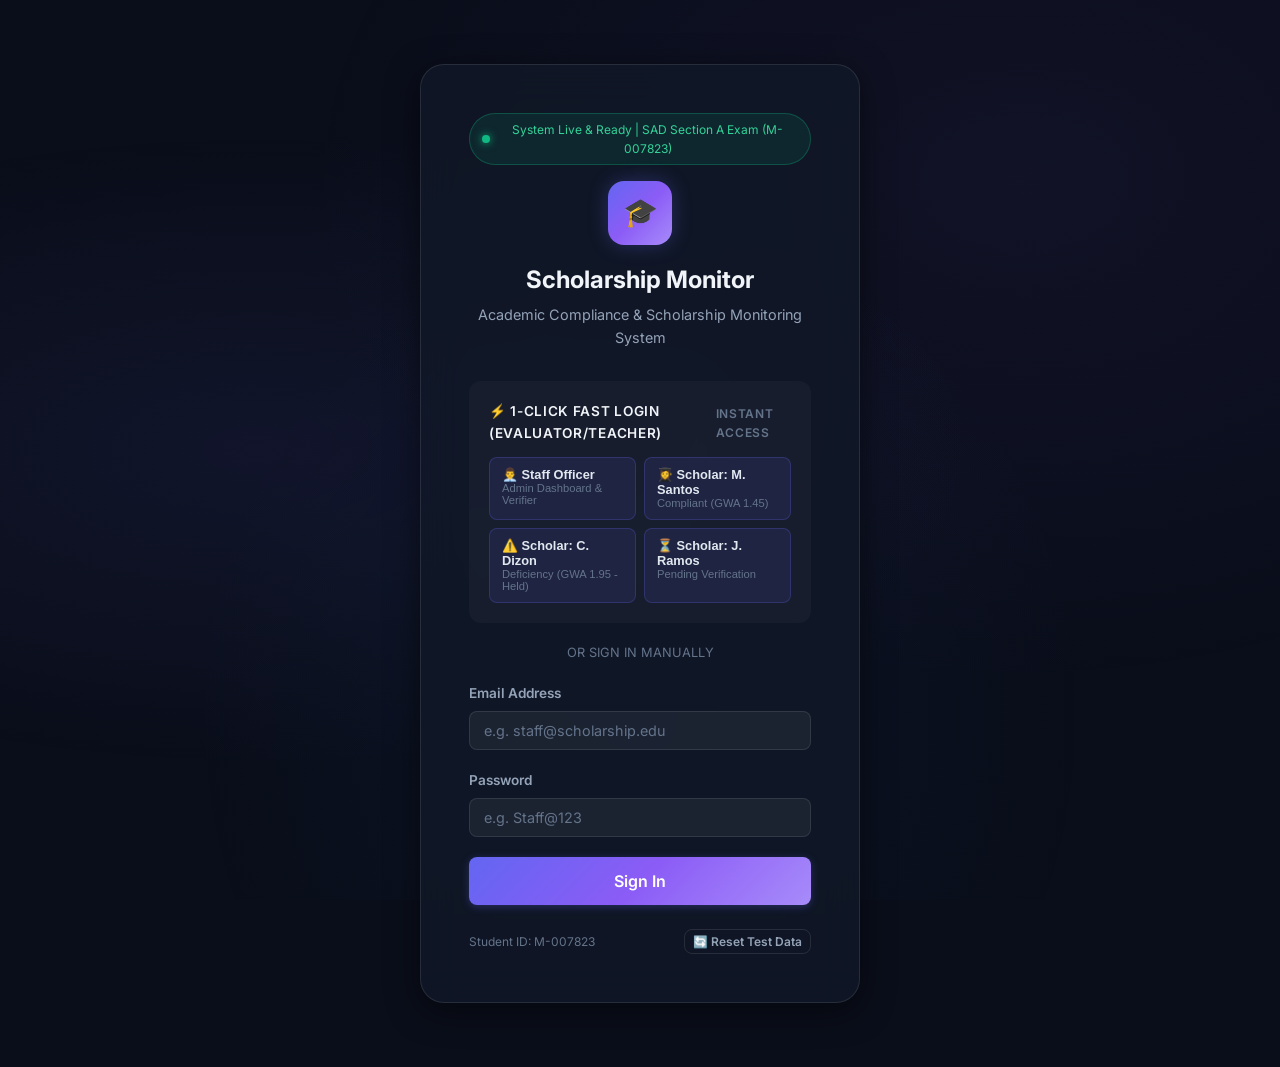
<file: index.html>
<!DOCTYPE html>
<html lang="en">
<head>
    <meta charset="UTF-8">
    <meta name="viewport" content="width=device-width, initial-scale=1.0">
    <meta name="description" content="Student Scholarship Monitoring and Academic Compliance System">
    <title>Login | Scholarship Monitor</title>
    <link rel="stylesheet" href="assets/css/style.css">
    <style>
        .demo-box {
            margin-top: 1.5rem;
            padding: 1.25rem;
            background: rgba(255, 255, 255, 0.03);
            border: 1px solid var(--border-color);
            border-radius: var(--radius-md);
        }
        .demo-title {
            font-size: 0.85rem;
            font-weight: 600;
            text-transform: uppercase;
            letter-spacing: 0.05em;
            color: var(--accent-color);
            margin-bottom: 0.75rem;
            display: flex;
            align-items: center;
            justify-content: space-between;
        }
        .demo-grid {
            display: grid;
            grid-template-columns: 1fr 1fr;
            gap: 0.5rem;
        }
        .demo-btn {
            background: rgba(99, 102, 241, 0.1);
            border: 1px solid rgba(99, 102, 241, 0.25);
            color: #e2e8f0;
            padding: 0.6rem 0.75rem;
            border-radius: var(--radius-sm);
            font-size: 0.8rem;
            text-align: left;
            cursor: pointer;
            transition: all 0.2s ease;
            display: flex;
            flex-direction: column;
        }
        .demo-btn:hover {
            background: rgba(99, 102, 241, 0.25);
            border-color: var(--primary-color);
            transform: translateY(-1px);
        }
        .demo-btn span.role {
            font-size: 0.7rem;
            color: var(--text-muted);
        }
        .live-status {
            display: inline-flex;
            align-items: center;
            gap: 0.5rem;
            font-size: 0.75rem;
            padding: 0.35rem 0.75rem;
            background: rgba(16, 185, 129, 0.1);
            border: 1px solid rgba(16, 185, 129, 0.3);
            color: #34d399;
            border-radius: 9999px;
            margin-bottom: 1rem;
        }
        .pulse-dot {
            width: 8px;
            height: 8px;
            border-radius: 50%;
            background-color: #10b981;
            box-shadow: 0 0 8px #10b981;
            animation: pulse 2s infinite;
        }
        @keyframes pulse {
            0% { transform: scale(0.95); opacity: 0.8; }
            50% { transform: scale(1.2); opacity: 1; }
            100% { transform: scale(0.95); opacity: 0.8; }
        }
    </style>
</head>
<body>
<div class="login-container" style="max-width: 540px; margin: 2rem auto;">
    <div class="login-card">
        <div class="brand text-center">
            <div class="live-status">
                <span class="pulse-dot"></span>
                <span>System Live & Ready | SAD Section A Exam (M-007823)</span>
            </div>
            <div class="brand-icon-lg">🎓</div>
            <h1>Scholarship Monitor</h1>
            <p>Academic Compliance & Scholarship Monitoring System</p>
        </div>

        <div id="loginMsg"></div>

        <!-- ⚡ 1-CLICK QUICK DEMO LOGINS FOR TEACHER/EVALUATOR -->
        <div class="demo-box">
            <div class="demo-title">
                <span>⚡ 1-Click Fast Login (Evaluator/Teacher)</span>
                <span style="font-size:0.75rem;color:var(--text-muted)">Instant Access</span>
            </div>
            <div class="demo-grid">
                <button type="button" class="demo-btn" onclick="quickLogin('staff@scholarship.edu', 'Staff@123')">
                    <strong>👨‍💼 Staff Officer</strong>
                    <span class="role">Admin Dashboard & Verifier</span>
                </button>
                <button type="button" class="demo-btn" onclick="quickLogin('scholar.a01@scholarship.edu', 'Scholar@123')">
                    <strong>👩‍🎓 Scholar: M. Santos</strong>
                    <span class="role">Compliant (GWA 1.45)</span>
                </button>
                <button type="button" class="demo-btn" onclick="quickLogin('scholar.a03@scholarship.edu', 'Scholar@123')">
                    <strong>⚠️ Scholar: C. Dizon</strong>
                    <span class="role">Deficiency (GWA 1.95 - Held)</span>
                </button>
                <button type="button" class="demo-btn" onclick="quickLogin('scholar.a05@scholarship.edu', 'Scholar@123')">
                    <strong>⏳ Scholar: J. Ramos</strong>
                    <span class="role">Pending Verification</span>
                </button>
            </div>
        </div>

        <div style="display:flex;align-items:center;margin:1.25rem 0;color:var(--text-muted);font-size:0.8rem">
            <div style="flex:1;height:1px;background:var(--border-color)"></div>
            <span style="padding:0 0.75rem">OR SIGN IN MANUALLY</span>
            <div style="flex:1;height:1px;background:var(--border-color)"></div>
        </div>

        <form id="loginForm">
            <div class="form-group">
                <label class="form-label" for="email">Email Address</label>
                <input type="email" id="email" class="form-control" placeholder="e.g. staff@scholarship.edu" required>
            </div>
            <div class="form-group">
                <label class="form-label" for="password">Password</label>
                <input type="password" id="password" class="form-control" placeholder="e.g. Staff@123" required>
            </div>
            <button type="submit" class="btn btn-primary w-full btn-lg" id="loginBtn">Sign In</button>
        </form>

        <div class="mt-3 text-center" style="display:flex;justify-content:space-between;align-items:center;">
            <span class="text-muted" style="font-size:0.75rem">Student ID: M-007823</span>
            <button type="button" class="btn btn-outline btn-sm" onclick="resetTestData()" style="font-size:0.75rem;padding:0.25rem 0.5rem">
                🔄 Reset Test Data
            </button>
        </div>
    </div>
</div>

<script src="assets/js/supabase-config.js?v=2.0"></script>
<script>
async function doLogin(email, password) {
    const btn = document.getElementById('loginBtn');
    const msg = document.getElementById('loginMsg');
    btn.disabled = true;
    btn.innerHTML = '<span class="spinner"></span> Signing in...';
    msg.innerHTML = '';

    try {
        const { data, error } = await _supabase.auth.signInWithPassword({ email, password });
        if (error) throw error;

        const profile = getProfile();
        if (profile.role === 'staff') {
            window.location.href = 'staff.html';
        } else {
            window.location.href = 'scholar.html';
        }
    } catch(err) {
        msg.innerHTML = `<div class="alert alert-danger">⚠️ ${err.message || 'Login failed'}</div>`;
        btn.disabled = false;
        btn.textContent = 'Sign In';
    }
}

document.getElementById('loginForm').addEventListener('submit', async (e) => {
    e.preventDefault();
    const email = document.getElementById('email').value;
    const password = document.getElementById('password').value;
    await doLogin(email, password);
});

async function quickLogin(email, password) {
    document.getElementById('email').value = email;
    document.getElementById('password').value = password;
    await doLogin(email, password);
}

function resetTestData() {
    DB.reset();
    alert('✅ Test data successfully reset to initial state!');
    window.location.reload();
}

// Auto redirect if already logged in
(async () => {
    const { data: { session } } = await _supabase.auth.getSession();
    if (session) {
        const p = getProfile();
        if (p.role === 'staff') window.location.href = 'staff.html';
        else if (p.role === 'scholar') window.location.href = 'scholar.html';
    }
})();
</script>
</body>
</html>
</file>
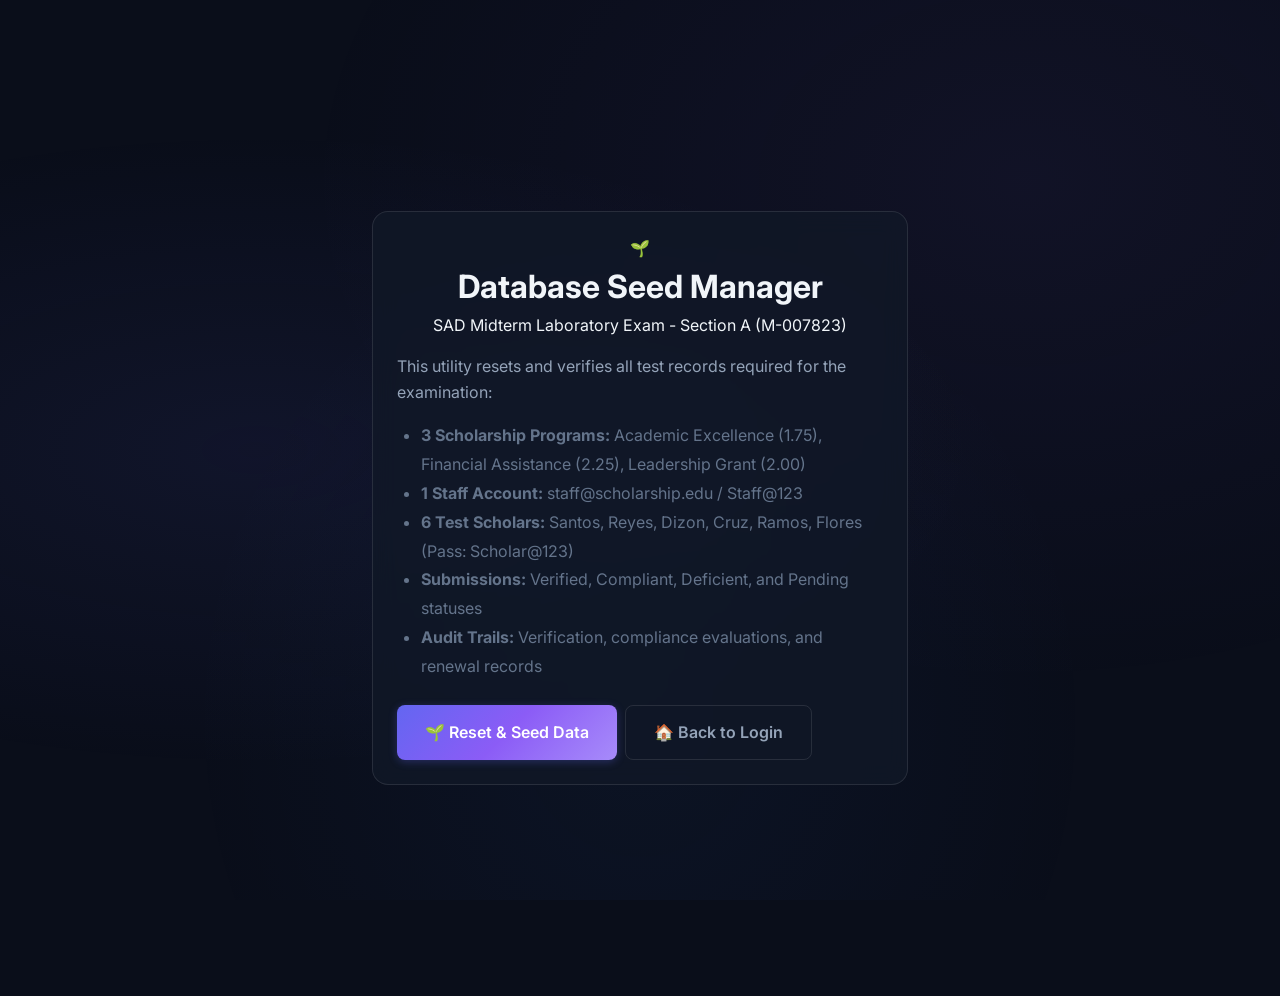
<file: seed.html>
<!DOCTYPE html>
<html lang="en">
<head>
    <meta charset="UTF-8">
    <meta name="viewport" content="width=device-width, initial-scale=1.0">
    <title>Seed Test Data | Scholarship Monitor</title>
    <link rel="stylesheet" href="assets/css/style.css">
</head>
<body>
<div class="login-container" style="max-width: 600px; margin: 3rem auto;">
    <div class="card">
        <div class="brand text-center">
            <div class="brand-icon-lg">🌱</div>
            <h1>Database Seed Manager</h1>
            <p>SAD Midterm Laboratory Exam - Section A (M-007823)</p>
        </div>
        <div id="seedMsg" class="mt-2"></div>
        <div class="card-body mt-2">
            <p class="text-secondary">This utility resets and verifies all test records required for the examination:</p>
            <ul style="padding-left:1.5rem; margin:1rem 0; line-height:1.8" class="text-muted">
                <li><strong>3 Scholarship Programs:</strong> Academic Excellence (1.75), Financial Assistance (2.25), Leadership Grant (2.00)</li>
                <li><strong>1 Staff Account:</strong> staff@scholarship.edu / Staff@123</li>
                <li><strong>6 Test Scholars:</strong> Santos, Reyes, Dizon, Cruz, Ramos, Flores (Pass: Scholar@123)</li>
                <li><strong>Submissions:</strong> Verified, Compliant, Deficient, and Pending statuses</li>
                <li><strong>Audit Trails:</strong> Verification, compliance evaluations, and renewal records</li>
            </ul>
            <div class="d-flex gap-1 mt-3">
                <button class="btn btn-primary btn-lg flex-1" onclick="runSeed()">🌱 Reset & Seed Data</button>
                <a href="index.html" class="btn btn-outline btn-lg">🏠 Back to Login</a>
            </div>
        </div>
    </div>
</div>

<script src="assets/js/supabase-config.js?v=2.0"></script>
<script>
function runSeed() {
    DB.reset();
    document.getElementById('seedMsg').innerHTML = `
        <div class="alert alert-success">
            <strong>✅ Database successfully seeded and verified!</strong><br>
            All 6 test scholars, staff officer, scholarship programs, and submissions are loaded and ready.<br>
            <a href="index.html" class="btn btn-primary btn-sm mt-2">Go to Login</a>
        </div>
    `;
}
</script>
</body>
</html>
</file>
<file: assets/css/style.css>
/* ============================================================
   Student Scholarship Monitoring System - Main Stylesheet
   Premium dark theme with glassmorphism and micro-animations
   ============================================================ */

@import url('https://fonts.googleapis.com/css2?family=Inter:wght@300;400;500;600;700;800&display=swap');

/* ── CSS Variables / Design Tokens ── */
:root {
    --bg-primary: #0a0e1a;
    --bg-secondary: #111827;
    --bg-card: rgba(17, 24, 39, 0.8);
    --bg-glass: rgba(255, 255, 255, 0.05);
    --bg-glass-hover: rgba(255, 255, 255, 0.08);
    --border-glass: rgba(255, 255, 255, 0.1);
    --border-glass-hover: rgba(255, 255, 255, 0.2);
    
    --text-primary: #f1f5f9;
    --text-secondary: #94a3b8;
    --text-muted: #64748b;
    
    --accent-primary: #6366f1;
    --accent-primary-hover: #818cf8;
    --accent-secondary: #8b5cf6;
    --accent-gradient: linear-gradient(135deg, #6366f1, #8b5cf6, #a78bfa);
    --accent-gradient-hover: linear-gradient(135deg, #818cf8, #a78bfa, #c4b5fd);
    
    --success: #10b981;
    --success-bg: rgba(16, 185, 129, 0.1);
    --warning: #f59e0b;
    --warning-bg: rgba(245, 158, 11, 0.1);
    --danger: #ef4444;
    --danger-bg: rgba(239, 68, 68, 0.1);
    --info: #3b82f6;
    --info-bg: rgba(59, 130, 246, 0.1);
    
    --radius-sm: 8px;
    --radius-md: 12px;
    --radius-lg: 16px;
    --radius-xl: 24px;
    
    --shadow-sm: 0 2px 8px rgba(0, 0, 0, 0.3);
    --shadow-md: 0 4px 16px rgba(0, 0, 0, 0.4);
    --shadow-lg: 0 8px 32px rgba(0, 0, 0, 0.5);
    --shadow-glow: 0 0 20px rgba(99, 102, 241, 0.3);
    
    --transition-fast: 0.15s ease;
    --transition-normal: 0.25s ease;
    --transition-slow: 0.4s ease;
}

/* ── Reset & Base ── */
*, *::before, *::after {
    margin: 0;
    padding: 0;
    box-sizing: border-box;
}

html {
    scroll-behavior: smooth;
}

body {
    font-family: 'Inter', -apple-system, BlinkMacSystemFont, sans-serif;
    background: var(--bg-primary);
    color: var(--text-primary);
    line-height: 1.6;
    min-height: 100vh;
    overflow-x: hidden;
}

/* Animated background gradient */
body::before {
    content: '';
    position: fixed;
    top: 0;
    left: 0;
    width: 100%;
    height: 100%;
    background: 
        radial-gradient(ellipse at 20% 50%, rgba(99, 102, 241, 0.08) 0%, transparent 50%),
        radial-gradient(ellipse at 80% 20%, rgba(139, 92, 246, 0.06) 0%, transparent 50%),
        radial-gradient(ellipse at 50% 80%, rgba(59, 130, 246, 0.05) 0%, transparent 50%);
    pointer-events: none;
    z-index: 0;
}

a {
    color: var(--accent-primary);
    text-decoration: none;
    transition: color var(--transition-fast);
}
a:hover {
    color: var(--accent-primary-hover);
}

/* ── Layout ── */
.app-container {
    position: relative;
    z-index: 1;
    min-height: 100vh;
    display: flex;
    flex-direction: column;
}

.main-content {
    flex: 1;
    max-width: 1400px;
    width: 100%;
    margin: 0 auto;
    padding: 2rem;
}

/* ── Navigation ── */
.navbar {
    background: rgba(17, 24, 39, 0.9);
    backdrop-filter: blur(20px);
    -webkit-backdrop-filter: blur(20px);
    border-bottom: 1px solid var(--border-glass);
    padding: 0 2rem;
    position: sticky;
    top: 0;
    z-index: 100;
    transition: background var(--transition-normal);
}

.navbar-inner {
    max-width: 1400px;
    margin: 0 auto;
    display: flex;
    align-items: center;
    justify-content: space-between;
    height: 64px;
}

.navbar-brand {
    display: flex;
    align-items: center;
    gap: 12px;
    font-weight: 700;
    font-size: 1.15rem;
    color: var(--text-primary);
}

.navbar-brand .brand-icon {
    width: 36px;
    height: 36px;
    background: var(--accent-gradient);
    border-radius: var(--radius-sm);
    display: flex;
    align-items: center;
    justify-content: center;
    font-size: 1.1rem;
}

.navbar-nav {
    display: flex;
    align-items: center;
    gap: 8px;
    list-style: none;
}

.navbar-nav a {
    color: var(--text-secondary);
    padding: 8px 16px;
    border-radius: var(--radius-sm);
    font-size: 0.875rem;
    font-weight: 500;
    transition: all var(--transition-fast);
    display: flex;
    align-items: center;
    gap: 6px;
}

.navbar-nav a:hover,
.navbar-nav a.active {
    color: var(--text-primary);
    background: var(--bg-glass-hover);
}

.navbar-nav a.active {
    background: rgba(99, 102, 241, 0.15);
    color: var(--accent-primary-hover);
}

.navbar-user {
    display: flex;
    align-items: center;
    gap: 12px;
}

.user-badge {
    display: flex;
    align-items: center;
    gap: 8px;
    padding: 6px 12px;
    background: var(--bg-glass);
    border: 1px solid var(--border-glass);
    border-radius: var(--radius-xl);
    font-size: 0.8rem;
    color: var(--text-secondary);
}

.user-badge .role-tag {
    padding: 2px 8px;
    border-radius: 100px;
    font-size: 0.7rem;
    font-weight: 600;
    text-transform: uppercase;
    letter-spacing: 0.5px;
}

.role-tag.staff {
    background: rgba(99, 102, 241, 0.2);
    color: var(--accent-primary-hover);
}

.role-tag.scholar {
    background: rgba(16, 185, 129, 0.2);
    color: var(--success);
}

/* ── Cards ── */
.card {
    background: var(--bg-card);
    backdrop-filter: blur(12px);
    -webkit-backdrop-filter: blur(12px);
    border: 1px solid var(--border-glass);
    border-radius: var(--radius-lg);
    padding: 1.5rem;
    transition: all var(--transition-normal);
}

.card:hover {
    border-color: var(--border-glass-hover);
    box-shadow: var(--shadow-md);
}

.card-header {
    display: flex;
    align-items: center;
    justify-content: space-between;
    margin-bottom: 1.25rem;
    padding-bottom: 1rem;
    border-bottom: 1px solid var(--border-glass);
}

.card-header h2, .card-header h3 {
    font-size: 1.1rem;
    font-weight: 600;
    display: flex;
    align-items: center;
    gap: 8px;
}

/* ── Stat Cards ── */
.stats-grid {
    display: grid;
    grid-template-columns: repeat(auto-fit, minmax(220px, 1fr));
    gap: 1rem;
    margin-bottom: 2rem;
}

.stat-card {
    background: var(--bg-card);
    backdrop-filter: blur(12px);
    border: 1px solid var(--border-glass);
    border-radius: var(--radius-lg);
    padding: 1.25rem;
    transition: all var(--transition-normal);
    position: relative;
    overflow: hidden;
}

.stat-card::before {
    content: '';
    position: absolute;
    top: 0;
    left: 0;
    right: 0;
    height: 3px;
    border-radius: var(--radius-lg) var(--radius-lg) 0 0;
}

.stat-card.primary::before { background: var(--accent-gradient); }
.stat-card.success::before { background: var(--success); }
.stat-card.warning::before { background: var(--warning); }
.stat-card.danger::before { background: var(--danger); }
.stat-card.info::before { background: var(--info); }

.stat-card:hover {
    transform: translateY(-2px);
    box-shadow: var(--shadow-md);
    border-color: var(--border-glass-hover);
}

.stat-card .stat-icon {
    width: 44px;
    height: 44px;
    border-radius: var(--radius-md);
    display: flex;
    align-items: center;
    justify-content: center;
    font-size: 1.25rem;
    margin-bottom: 0.75rem;
}

.stat-card.primary .stat-icon { background: rgba(99, 102, 241, 0.15); }
.stat-card.success .stat-icon { background: var(--success-bg); }
.stat-card.warning .stat-icon { background: var(--warning-bg); }
.stat-card.danger .stat-icon { background: var(--danger-bg); }
.stat-card.info .stat-icon { background: var(--info-bg); }

.stat-card .stat-value {
    font-size: 2rem;
    font-weight: 800;
    line-height: 1;
    margin-bottom: 0.25rem;
}

.stat-card .stat-label {
    font-size: 0.8rem;
    color: var(--text-secondary);
    font-weight: 500;
}

/* ── Buttons ── */
.btn {
    display: inline-flex;
    align-items: center;
    justify-content: center;
    gap: 8px;
    padding: 10px 20px;
    border: none;
    border-radius: var(--radius-sm);
    font-family: inherit;
    font-size: 0.875rem;
    font-weight: 600;
    cursor: pointer;
    transition: all var(--transition-fast);
    text-decoration: none;
    white-space: nowrap;
}

.btn:active {
    transform: scale(0.97);
}

.btn-primary {
    background: var(--accent-gradient);
    color: white;
    box-shadow: 0 2px 8px rgba(99, 102, 241, 0.3);
}

.btn-primary:hover {
    background: var(--accent-gradient-hover);
    box-shadow: var(--shadow-glow);
    color: white;
}

.btn-success {
    background: var(--success);
    color: white;
}
.btn-success:hover {
    background: #0ea572;
    box-shadow: 0 2px 12px rgba(16, 185, 129, 0.3);
    color: white;
}

.btn-warning {
    background: var(--warning);
    color: #1a1a1a;
}
.btn-warning:hover {
    background: #d97706;
    color: #1a1a1a;
}

.btn-danger {
    background: var(--danger);
    color: white;
}
.btn-danger:hover {
    background: #dc2626;
    color: white;
}

.btn-outline {
    background: transparent;
    border: 1px solid var(--border-glass);
    color: var(--text-secondary);
}
.btn-outline:hover {
    background: var(--bg-glass-hover);
    border-color: var(--border-glass-hover);
    color: var(--text-primary);
}

.btn-sm {
    padding: 6px 12px;
    font-size: 0.8rem;
}

.btn-lg {
    padding: 14px 28px;
    font-size: 1rem;
}

.btn-icon {
    width: 36px;
    height: 36px;
    padding: 0;
    border-radius: var(--radius-sm);
}

.btn:disabled {
    opacity: 0.5;
    cursor: not-allowed;
    transform: none !important;
}

/* ── Forms ── */
.form-group {
    margin-bottom: 1.25rem;
}

.form-label {
    display: block;
    font-size: 0.85rem;
    font-weight: 600;
    color: var(--text-secondary);
    margin-bottom: 6px;
}

.form-control {
    width: 100%;
    padding: 10px 14px;
    background: var(--bg-glass);
    border: 1px solid var(--border-glass);
    border-radius: var(--radius-sm);
    color: var(--text-primary);
    font-family: inherit;
    font-size: 0.9rem;
    transition: all var(--transition-fast);
    outline: none;
}

.form-control:focus {
    border-color: var(--accent-primary);
    box-shadow: 0 0 0 3px rgba(99, 102, 241, 0.15);
}

.form-control::placeholder {
    color: var(--text-muted);
}

select.form-control {
    appearance: none;
    background-image: url("data:image/svg+xml,%3Csvg xmlns='http://www.w3.org/2000/svg' width='12' height='12' fill='%2394a3b8' viewBox='0 0 16 16'%3E%3Cpath d='M8 11L3 6h10z'/%3E%3C/svg%3E");
    background-repeat: no-repeat;
    background-position: right 12px center;
    padding-right: 36px;
}

select.form-control option {
    background: var(--bg-secondary);
    color: var(--text-primary);
}

textarea.form-control {
    resize: vertical;
    min-height: 80px;
}

.form-text {
    font-size: 0.75rem;
    color: var(--text-muted);
    margin-top: 4px;
}

.form-row {
    display: grid;
    grid-template-columns: repeat(auto-fit, minmax(200px, 1fr));
    gap: 1rem;
}

/* ── Tables ── */
.table-container {
    overflow-x: auto;
    border-radius: var(--radius-md);
    border: 1px solid var(--border-glass);
}

table {
    width: 100%;
    border-collapse: collapse;
    font-size: 0.875rem;
}

thead {
    background: rgba(99, 102, 241, 0.08);
}

th {
    padding: 12px 16px;
    text-align: left;
    font-weight: 600;
    font-size: 0.8rem;
    color: var(--text-secondary);
    text-transform: uppercase;
    letter-spacing: 0.5px;
    white-space: nowrap;
    border-bottom: 1px solid var(--border-glass);
}

td {
    padding: 12px 16px;
    border-bottom: 1px solid rgba(255, 255, 255, 0.03);
    color: var(--text-primary);
}

tr:hover td {
    background: var(--bg-glass);
}

tr:last-child td {
    border-bottom: none;
}

/* ── Status Badges ── */
.badge {
    display: inline-flex;
    align-items: center;
    gap: 4px;
    padding: 3px 10px;
    border-radius: 100px;
    font-size: 0.75rem;
    font-weight: 600;
    white-space: nowrap;
}

.badge-pending {
    background: var(--warning-bg);
    color: var(--warning);
    border: 1px solid rgba(245, 158, 11, 0.2);
}

.badge-verified {
    background: var(--success-bg);
    color: var(--success);
    border: 1px solid rgba(16, 185, 129, 0.2);
}

.badge-returned {
    background: var(--danger-bg);
    color: var(--danger);
    border: 1px solid rgba(239, 68, 68, 0.2);
}

.badge-compliant {
    background: var(--success-bg);
    color: var(--success);
    border: 1px solid rgba(16, 185, 129, 0.2);
}

.badge-deficiency {
    background: var(--danger-bg);
    color: var(--danger);
    border: 1px solid rgba(239, 68, 68, 0.2);
}

.badge-approved {
    background: rgba(16, 185, 129, 0.15);
    color: #34d399;
    border: 1px solid rgba(52, 211, 153, 0.3);
}

.badge-held {
    background: rgba(245, 158, 11, 0.15);
    color: var(--warning);
    border: 1px solid rgba(245, 158, 11, 0.3);
}

.badge-info {
    background: var(--info-bg);
    color: var(--info);
    border: 1px solid rgba(59, 130, 246, 0.2);
}

.badge-active {
    background: rgba(99, 102, 241, 0.15);
    color: var(--accent-primary-hover);
    border: 1px solid rgba(99, 102, 241, 0.3);
}

/* ── Login Page ── */
.login-container {
    min-height: 100vh;
    display: flex;
    align-items: center;
    justify-content: center;
    padding: 2rem;
    position: relative;
    z-index: 1;
}

.login-card {
    width: 100%;
    max-width: 440px;
    background: var(--bg-card);
    backdrop-filter: blur(20px);
    border: 1px solid var(--border-glass);
    border-radius: var(--radius-xl);
    padding: 3rem;
    box-shadow: var(--shadow-lg);
    animation: fadeInUp 0.5s ease;
}

.login-card .brand {
    text-align: center;
    margin-bottom: 2rem;
}

.login-card .brand-icon-lg {
    width: 64px;
    height: 64px;
    background: var(--accent-gradient);
    border-radius: var(--radius-lg);
    display: flex;
    align-items: center;
    justify-content: center;
    font-size: 1.75rem;
    margin: 0 auto 1rem;
    box-shadow: var(--shadow-glow);
}

.login-card .brand h1 {
    font-size: 1.5rem;
    font-weight: 700;
    margin-bottom: 0.25rem;
}

.login-card .brand p {
    color: var(--text-secondary);
    font-size: 0.9rem;
}

/* ── Alerts / Toasts ── */
.alert {
    padding: 12px 16px;
    border-radius: var(--radius-sm);
    font-size: 0.875rem;
    margin-bottom: 1rem;
    display: flex;
    align-items: flex-start;
    gap: 10px;
    animation: fadeIn 0.3s ease;
}

.alert-success {
    background: var(--success-bg);
    border: 1px solid rgba(16, 185, 129, 0.2);
    color: var(--success);
}

.alert-danger {
    background: var(--danger-bg);
    border: 1px solid rgba(239, 68, 68, 0.2);
    color: var(--danger);
}

.alert-warning {
    background: var(--warning-bg);
    border: 1px solid rgba(245, 158, 11, 0.2);
    color: var(--warning);
}

.alert-info {
    background: var(--info-bg);
    border: 1px solid rgba(59, 130, 246, 0.2);
    color: var(--info);
}

/* ── Modal ── */
.modal-overlay {
    position: fixed;
    top: 0;
    left: 0;
    width: 100%;
    height: 100%;
    background: rgba(0, 0, 0, 0.6);
    backdrop-filter: blur(4px);
    display: flex;
    align-items: center;
    justify-content: center;
    z-index: 1000;
    padding: 2rem;
    animation: fadeIn 0.2s ease;
}

.modal-content {
    background: var(--bg-secondary);
    border: 1px solid var(--border-glass);
    border-radius: var(--radius-xl);
    width: 100%;
    max-width: 560px;
    max-height: 85vh;
    overflow-y: auto;
    padding: 2rem;
    box-shadow: var(--shadow-lg);
    animation: slideUp 0.3s ease;
}

.modal-header {
    display: flex;
    align-items: center;
    justify-content: space-between;
    margin-bottom: 1.5rem;
    padding-bottom: 1rem;
    border-bottom: 1px solid var(--border-glass);
}

.modal-header h3 {
    font-size: 1.15rem;
    font-weight: 700;
}

.modal-close {
    background: none;
    border: none;
    color: var(--text-muted);
    font-size: 1.25rem;
    cursor: pointer;
    padding: 4px;
    transition: color var(--transition-fast);
}
.modal-close:hover {
    color: var(--text-primary);
}

.modal-footer {
    display: flex;
    justify-content: flex-end;
    gap: 8px;
    margin-top: 1.5rem;
    padding-top: 1rem;
    border-top: 1px solid var(--border-glass);
}

/* ── Search / Filter Bar ── */
.filter-bar {
    display: flex;
    flex-wrap: wrap;
    gap: 12px;
    align-items: center;
    margin-bottom: 1.5rem;
    padding: 1rem;
    background: var(--bg-glass);
    border: 1px solid var(--border-glass);
    border-radius: var(--radius-md);
}

.filter-bar .form-control {
    max-width: 240px;
}

/* ── Page Header ── */
.page-header {
    display: flex;
    align-items: center;
    justify-content: space-between;
    margin-bottom: 2rem;
    flex-wrap: wrap;
    gap: 1rem;
}

.page-header h1 {
    font-size: 1.75rem;
    font-weight: 800;
    background: var(--accent-gradient);
    -webkit-background-clip: text;
    -webkit-text-fill-color: transparent;
    background-clip: text;
}

.page-header p {
    color: var(--text-secondary);
    font-size: 0.9rem;
    margin-top: 0.25rem;
}

/* ── Compliance Details ── */
.compliance-check {
    display: flex;
    align-items: center;
    gap: 10px;
    padding: 8px 0;
    border-bottom: 1px solid rgba(255, 255, 255, 0.03);
}

.compliance-check:last-child {
    border-bottom: none;
}

.compliance-check .check-icon {
    width: 24px;
    height: 24px;
    border-radius: 50%;
    display: flex;
    align-items: center;
    justify-content: center;
    font-size: 0.75rem;
    flex-shrink: 0;
}

.compliance-check .check-icon.pass {
    background: var(--success-bg);
    color: var(--success);
}

.compliance-check .check-icon.fail {
    background: var(--danger-bg);
    color: var(--danger);
}

.compliance-check .check-label {
    font-size: 0.85rem;
    color: var(--text-secondary);
}

.compliance-check .check-value {
    margin-left: auto;
    font-size: 0.85rem;
    font-weight: 600;
}

/* ── Timeline / Audit ── */
.timeline {
    position: relative;
    padding-left: 24px;
}

.timeline::before {
    content: '';
    position: absolute;
    top: 0;
    left: 8px;
    bottom: 0;
    width: 2px;
    background: var(--border-glass);
}

.timeline-item {
    position: relative;
    padding-bottom: 1.25rem;
    padding-left: 20px;
}

.timeline-item::before {
    content: '';
    position: absolute;
    left: -20px;
    top: 4px;
    width: 10px;
    height: 10px;
    border-radius: 50%;
    background: var(--accent-primary);
    border: 2px solid var(--bg-secondary);
}

.timeline-item .timeline-time {
    font-size: 0.75rem;
    color: var(--text-muted);
    margin-bottom: 2px;
}

.timeline-item .timeline-action {
    font-size: 0.85rem;
    color: var(--text-primary);
}

.timeline-item .timeline-detail {
    font-size: 0.8rem;
    color: var(--text-secondary);
    margin-top: 2px;
}

/* ── Tabs ── */
.tabs {
    display: flex;
    gap: 4px;
    margin-bottom: 1.5rem;
    border-bottom: 1px solid var(--border-glass);
    padding-bottom: 0;
}

.tab-btn {
    padding: 10px 20px;
    background: none;
    border: none;
    border-bottom: 2px solid transparent;
    color: var(--text-secondary);
    font-family: inherit;
    font-size: 0.875rem;
    font-weight: 500;
    cursor: pointer;
    transition: all var(--transition-fast);
}

.tab-btn:hover {
    color: var(--text-primary);
}

.tab-btn.active {
    color: var(--accent-primary-hover);
    border-bottom-color: var(--accent-primary);
}

.tab-content {
    display: none;
}

.tab-content.active {
    display: block;
    animation: fadeIn 0.3s ease;
}

/* ── Empty State ── */
.empty-state {
    text-align: center;
    padding: 3rem 2rem;
    color: var(--text-muted);
}

.empty-state .empty-icon {
    font-size: 3rem;
    margin-bottom: 1rem;
    opacity: 0.3;
}

.empty-state h3 {
    font-size: 1.1rem;
    color: var(--text-secondary);
    margin-bottom: 0.5rem;
}

.empty-state p {
    font-size: 0.875rem;
    max-width: 400px;
    margin: 0 auto;
}

/* ── Utility Classes ── */
.text-success { color: var(--success); }
.text-danger { color: var(--danger); }
.text-warning { color: var(--warning); }
.text-info { color: var(--info); }
.text-muted { color: var(--text-muted); }
.text-secondary { color: var(--text-secondary); }
.text-center { text-align: center; }
.text-right { text-align: right; }

.mt-1 { margin-top: 0.5rem; }
.mt-2 { margin-top: 1rem; }
.mt-3 { margin-top: 1.5rem; }
.mb-1 { margin-bottom: 0.5rem; }
.mb-2 { margin-bottom: 1rem; }
.mb-3 { margin-bottom: 1.5rem; }

.d-flex { display: flex; }
.align-center { align-items: center; }
.justify-between { justify-content: space-between; }
.gap-1 { gap: 0.5rem; }
.gap-2 { gap: 1rem; }

.w-full { width: 100%; }

.hidden { display: none !important; }

/* ── Animations ── */
@keyframes fadeIn {
    from { opacity: 0; }
    to { opacity: 1; }
}

@keyframes fadeInUp {
    from { opacity: 0; transform: translateY(20px); }
    to { opacity: 1; transform: translateY(0); }
}

@keyframes slideUp {
    from { opacity: 0; transform: translateY(30px); }
    to { opacity: 1; transform: translateY(0); }
}

@keyframes spin {
    to { transform: rotate(360deg); }
}

.spinner {
    width: 20px;
    height: 20px;
    border: 2px solid var(--border-glass);
    border-top-color: var(--accent-primary);
    border-radius: 50%;
    animation: spin 0.6s linear infinite;
    display: inline-block;
}

/* ── Responsive ── */
@media (max-width: 768px) {
    .main-content {
        padding: 1rem;
    }
    
    .navbar-inner {
        flex-wrap: wrap;
        height: auto;
        padding: 0.75rem 0;
        gap: 0.5rem;
    }
    
    .navbar-nav {
        order: 3;
        width: 100%;
        overflow-x: auto;
    }
    
    .stats-grid {
        grid-template-columns: repeat(2, 1fr);
    }
    
    .page-header {
        flex-direction: column;
        align-items: flex-start;
    }
    
    .filter-bar {
        flex-direction: column;
    }
    
    .filter-bar .form-control {
        max-width: 100%;
    }
    
    .login-card {
        padding: 2rem 1.5rem;
    }
    
    .form-row {
        grid-template-columns: 1fr;
    }
    
    .modal-content {
        padding: 1.5rem;
    }
}

@media (max-width: 480px) {
    .stats-grid {
        grid-template-columns: 1fr;
    }
}
</file>
